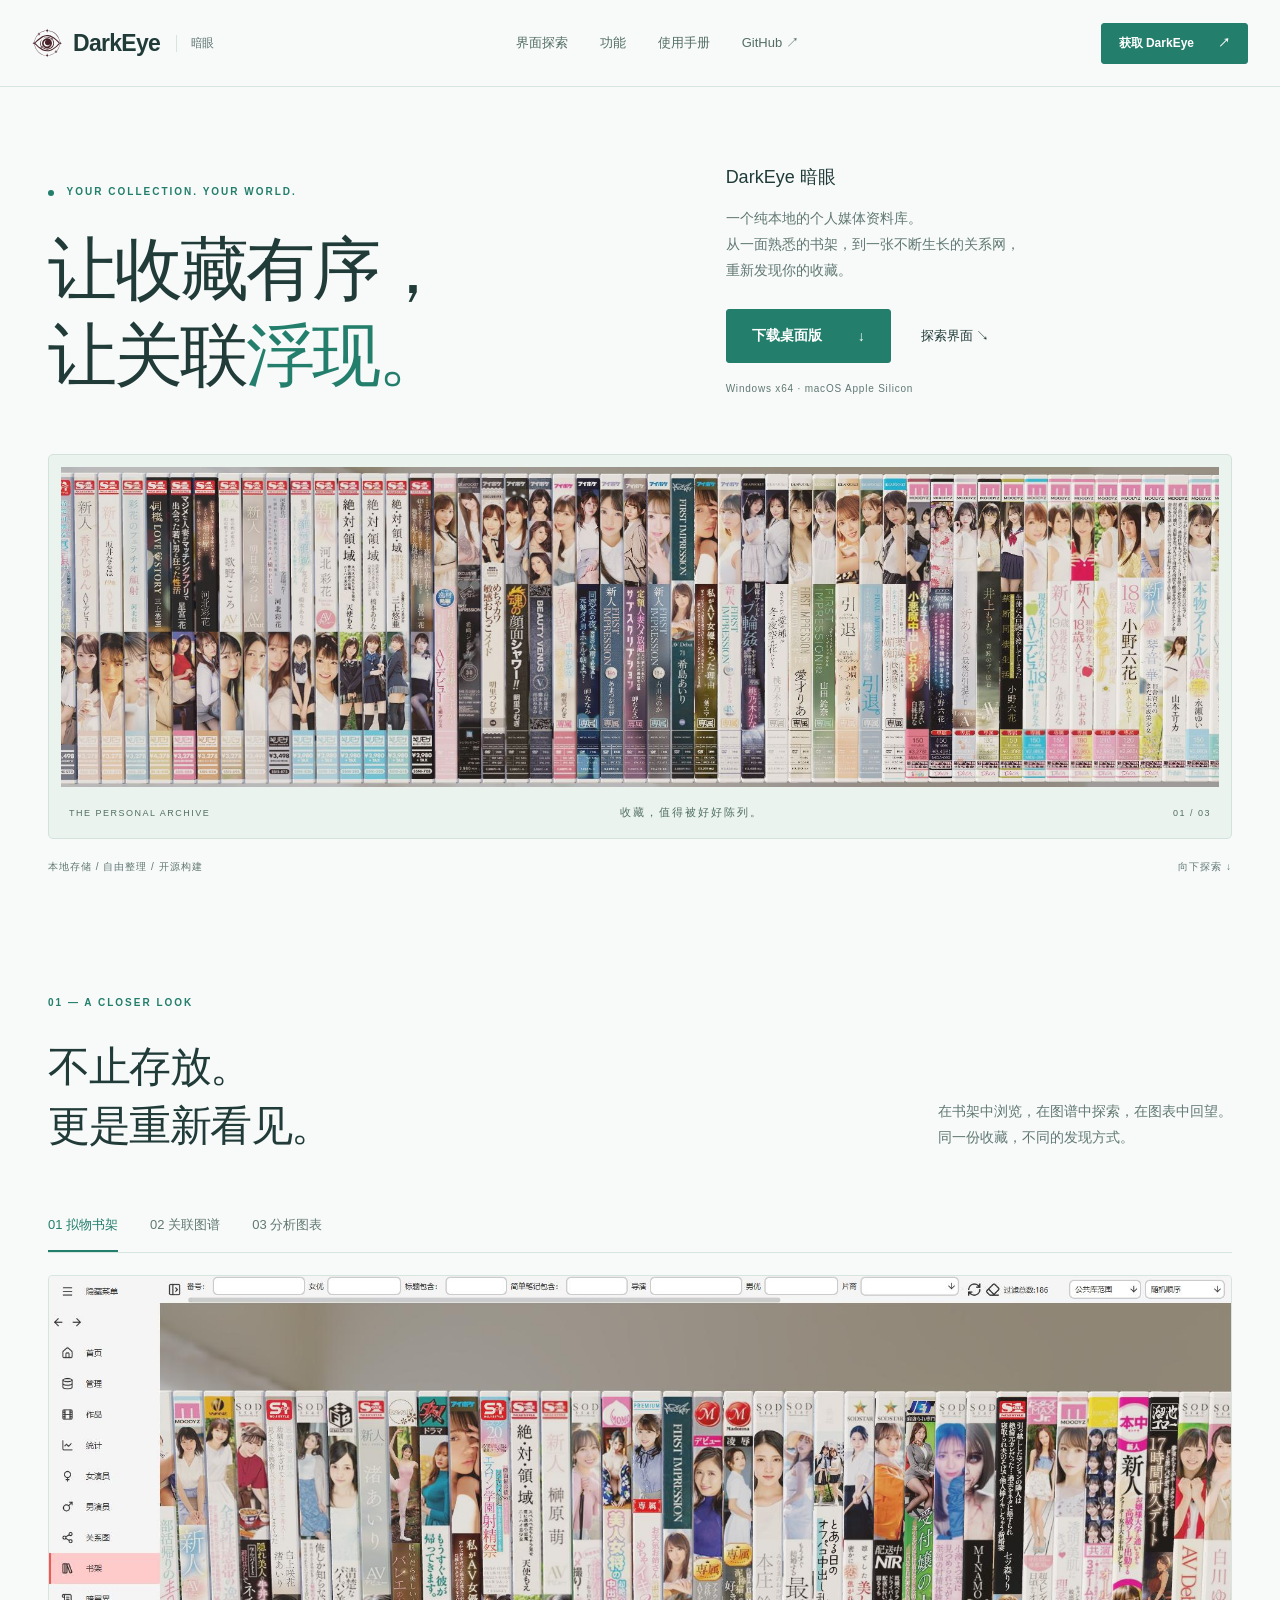
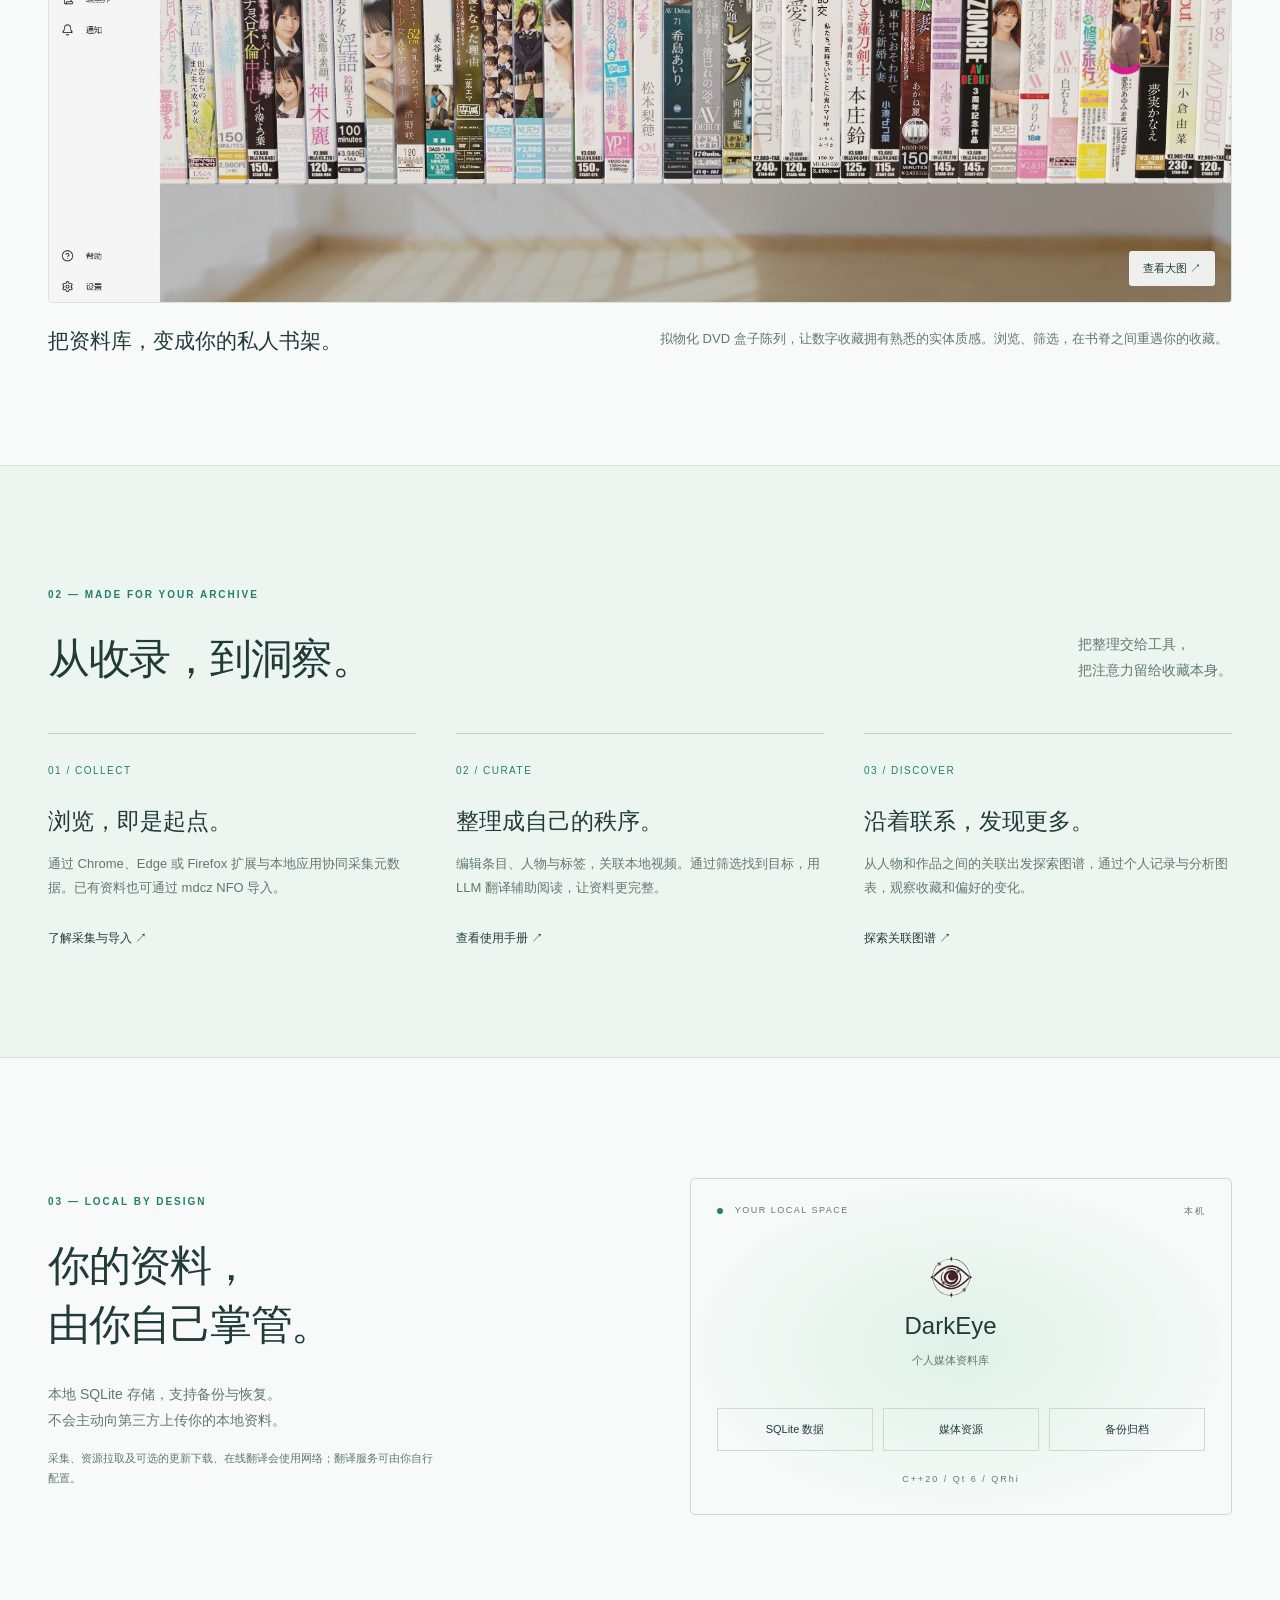
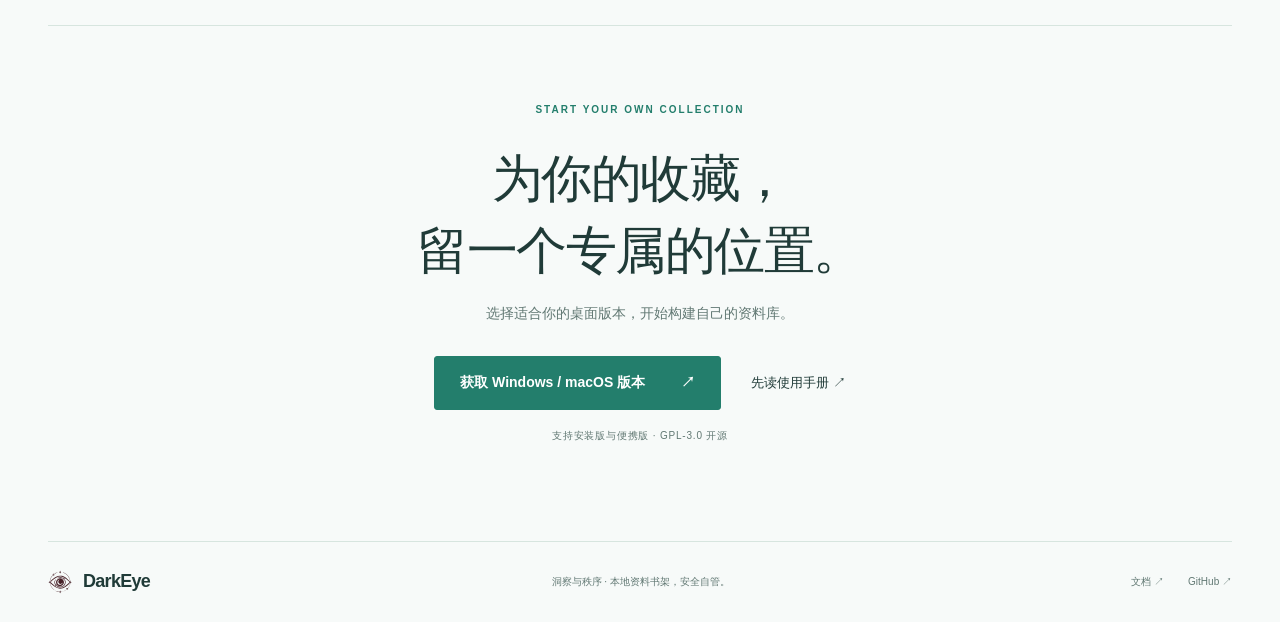
<file: index.html>
<!DOCTYPE html>
<html lang="zh-CN">
<head>
<meta charset="UTF-8"><meta name="viewport" content="width=device-width, initial-scale=1.0">
<meta name="description" content="DarkEye 暗眼，一个纯本地的个人媒体资料库。以拟物化 DVD 书架整理收藏，用关联图谱发现联系，让资料回到自己手中。">
<meta name="theme-color" content="#f7faf9"><title>DarkEye 暗眼 — 洞察与秩序</title>
<link rel="icon" href="assets/logo.svg?v=2" type="image/svg+xml"><link rel="stylesheet" href="css/styles.css">
</head>
<body>
<a class="skip" href="#main">跳到正文</a>
<header class="header"><nav class="nav" aria-label="主导航"><a class="brand" href="index.html"><img src="assets/logo.svg?v=2" alt="" width="30" height="30">DarkEye<span>暗眼</span></a><div class="nav-links"><a href="#experience">界面探索</a><a href="#workflow">功能</a><a href="manual.html">使用手册</a><a href="https://github.com/gty5678/darkeye">GitHub ↗</a></div><a class="button small" href="#download">获取 DarkEye <span>↗</span></a></nav></header>
<main id="main">
<section class="hero wrap"><div class="hero-top"><div><p class="eyebrow"><span class="dot"></span> YOUR COLLECTION. YOUR WORLD.</p><h1>让收藏有序，<br>让关联<span class="accent">浮现。</span></h1></div><div class="hero-copy"><p>DarkEye 暗眼</p><p class="muted">一个纯本地的个人媒体资料库。<br>从一面熟悉的书架，到一张不断生长的关系网，<br>重新发现你的收藏。</p><div class="actions"><a class="button" href="#download">下载桌面版 <span>↓</span></a><a class="text-link" href="#experience">探索界面 <span>↘</span></a></div><p class="platform">Windows x64 · macOS Apple Silicon</p></div></div>
<div class="hero-art"><img src="assets/screenshots/show.jpg" alt="DarkEye 拟物化 DVD 收藏书架，多张实体风格盒脊并排陈列" fetchpriority="high" width="2355" height="527"><div class="art-caption"><span>THE PERSONAL ARCHIVE</span><span>收藏，值得被好好陈列。</span><span>01 / 03</span></div></div>
<div class="hero-bottom"><span>本地存储 / 自由整理 / 开源构建</span><a href="#experience">向下探索 ↓</a></div></section>
<section id="experience" class="section wrap"><div class="section-heading"><div><p class="eyebrow">01 — A CLOSER LOOK</p><h2>不止存放。<br>更是重新看见。</h2></div><p class="muted">在书架中浏览，在图谱中探索，在图表中回望。<br>同一份收藏，不同的发现方式。</p></div>
<div class="gallery-tabs" role="tablist" aria-label="界面预览"><button id="tab-shelf" role="tab" aria-selected="true" aria-controls="preview-panel" data-view="shelf">01 拟物书架</button><button id="tab-graph" role="tab" aria-selected="false" aria-controls="preview-panel" tabindex="-1" data-view="graph">02 关联图谱</button><button id="tab-chart" role="tab" aria-selected="false" aria-controls="preview-panel" tabindex="-1" data-view="chart">03 分析图表</button></div>
<div id="preview-panel" role="tabpanel" aria-labelledby="tab-shelf" tabindex="0"><button class="preview-image" aria-label="放大查看界面截图"><img id="gallery-image" src="assets/screenshots/dvd.jpg" alt="拟物化 DVD 书架界面" loading="lazy" width="1920" height="1017"><span class="zoom-label">查看大图 ↗</span></button><div class="gallery-caption"><h3 id="gallery-title">把资料库，变成你的私人书架。</h3><p id="gallery-description">拟物化 DVD 盒子陈列，让数字收藏拥有熟悉的实体质感。浏览、筛选，在书脊之间重遇你的收藏。</p></div></div></section>
<section id="workflow" class="workflow section"><div class="wrap"><div class="section-heading"><div><p class="eyebrow">02 — MADE FOR YOUR ARCHIVE</p><h2>从收录，到洞察。</h2></div><p class="muted">把整理交给工具，<br>把注意力留给收藏本身。</p></div><div class="workflow-grid"><article><span class="step">01 / COLLECT</span><h3>浏览，即是起点。</h3><p>通过 Chrome、Edge 或 Firefox 扩展与本地应用协同采集元数据。已有资料也可通过 mdcz NFO 导入。</p><a href="https://gty5678.github.io/darkeye/usage/">了解采集与导入 ↗</a></article><article><span class="step">02 / CURATE</span><h3>整理成自己的秩序。</h3><p>编辑条目、人物与标签，关联本地视频。通过筛选找到目标，用 LLM 翻译辅助阅读，让资料更完整。</p><a href="manual.html">查看使用手册 ↗</a></article><article><span class="step">03 / DISCOVER</span><h3>沿着联系，发现更多。</h3><p>从人物和作品之间的关联出发探索图谱，通过个人记录与分析图表，观察收藏和偏好的变化。</p><a href="#experience" data-select="graph">探索关联图谱 ↗</a></article></div></div></section>
<section class="section wrap privacy"><div><p class="eyebrow">03 — LOCAL BY DESIGN</p><h2>你的资料，<br>由你自己掌管。</h2><p class="muted">本地 SQLite 存储，支持备份与恢复。<br>不会主动向第三方上传你的本地资料。</p><p class="privacy-note">采集、资源拉取及可选的更新下载、在线翻译会使用网络；翻译服务可由你自行配置。</p></div><div class="architecture"><div class="arch-title"><span class="dot"></span> YOUR LOCAL SPACE <span>本机</span></div><div class="arch-core"><img src="assets/logo.svg?v=2" alt="" width="44" height="44"><strong>DarkEye</strong><span>个人媒体资料库</span></div><div class="arch-bottom"><span>SQLite 数据</span><span>媒体资源</span><span>备份归档</span></div><p>C++20 / Qt 6 / QRhi</p></div></section>
<section id="download" class="download wrap"><p class="eyebrow">START YOUR OWN COLLECTION</p><h2>为你的收藏，<br>留一个专属的位置。</h2><p class="muted">选择适合你的桌面版本，开始构建自己的资料库。</p><div class="actions"><a class="button" href="https://github.com/gty5678/darkeye/releases">获取 Windows / macOS 版本 <span>↗</span></a><a class="text-link" href="manual.html">先读使用手册 ↗</a></div><p class="platform">支持安装版与便携版 · GPL-3.0 开源</p></section>
</main>
<footer class="wrap footer"><a class="brand" href="index.html"><img src="assets/logo.svg?v=2" width="24" height="24" alt="">DarkEye</a><span>洞察与秩序 · 本地资料书架，安全自管。</span><div><a href="https://gty5678.github.io/darkeye/">文档 ↗</a><a href="https://github.com/gty5678/darkeye">GitHub ↗</a></div></footer>
<dialog id="lightbox" aria-label="界面截图大图"><button class="close-lightbox" aria-label="关闭大图">关闭 ×</button><img alt=""><p></p></dialog>
<script src="js/main.js"></script>
</body></html>
</file>
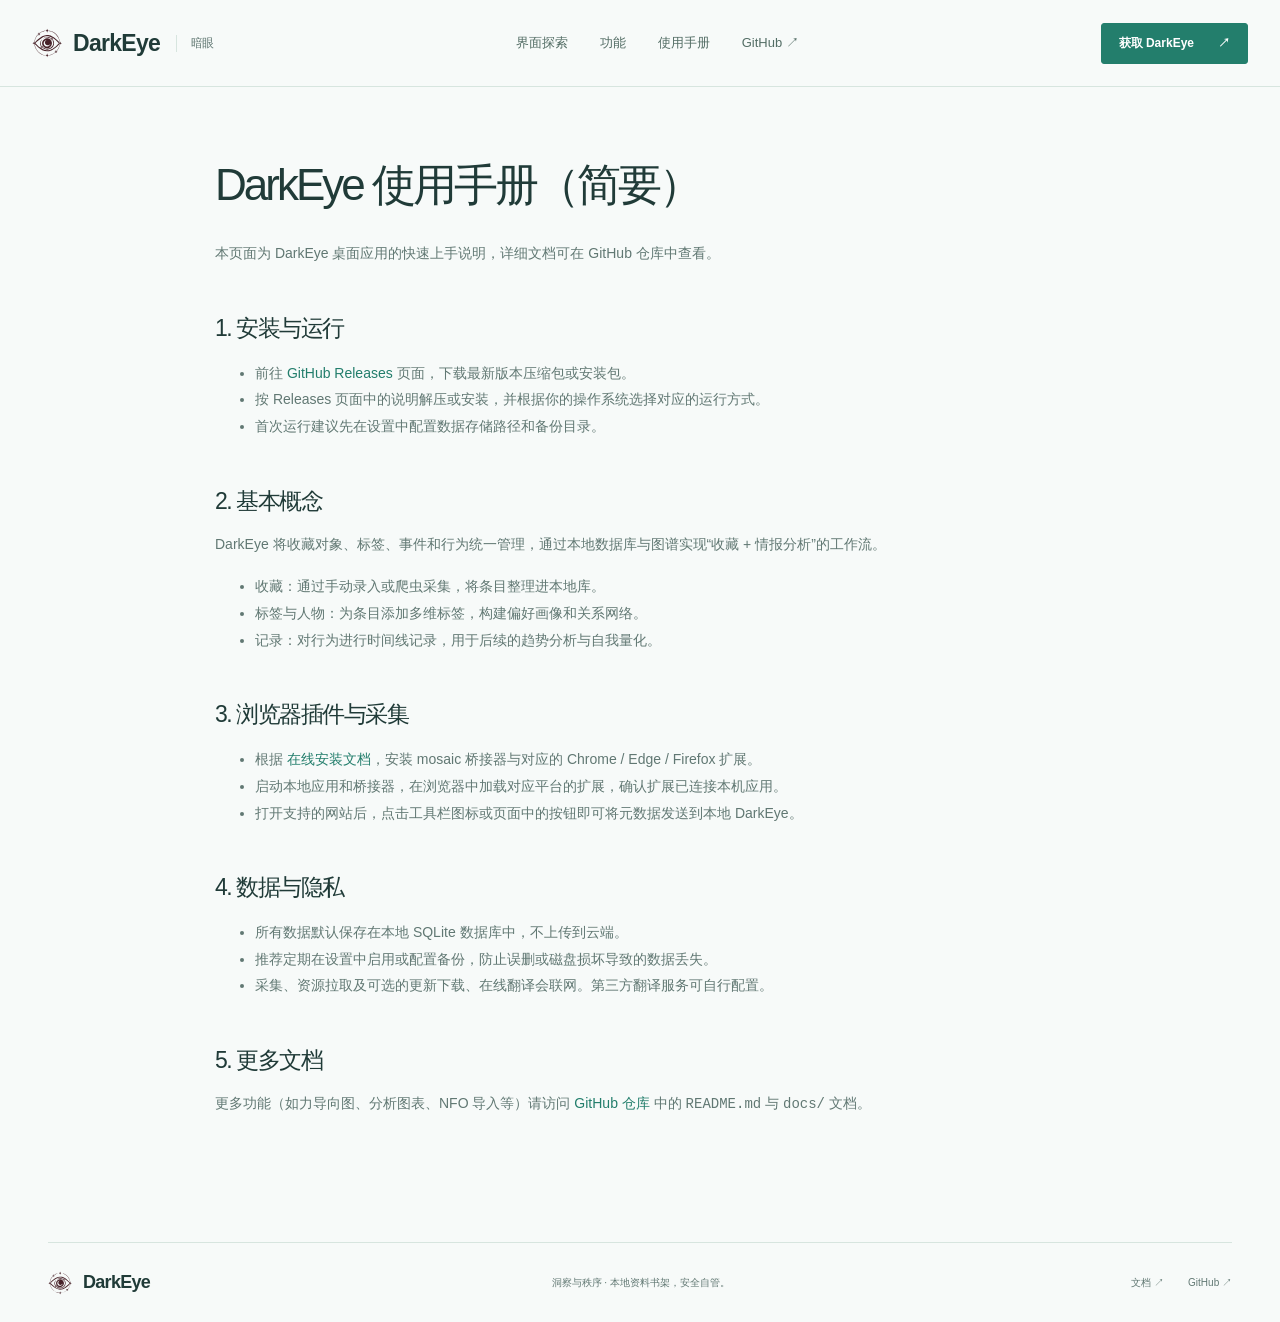
<file: manual.html>
<!DOCTYPE html>
<html lang="zh-CN">
<head>
  <meta charset="UTF-8">
  <meta name="viewport" content="width=device-width, initial-scale=1.0">
  <meta name="description" content="DarkEye 暗眼 使用手册">
  <title>DarkEye 暗眼 — 使用手册</title>
  <link rel="icon" type="image/svg+xml" href="assets/logo.svg?v=2">
  <link rel="preconnect" href="https://fonts.googleapis.com">
  <link rel="preconnect" href="https://fonts.gstatic.com" crossorigin>
  <link href="https://fonts.googleapis.com/css2?family=Noto+Serif+SC:wght@400;600;700&family=Noto+Sans+SC:wght@400;500&display=swap" rel="stylesheet">
  <link rel="stylesheet" href="css/styles.css">
</head>
<body>
<header class="header"><nav class="nav" aria-label="主导航"><a class="brand" href="index.html"><img src="assets/logo.svg?v=2" alt="" width="30" height="30">DarkEye<span>暗眼</span></a><div class="nav-links"><a href="#experience">界面探索</a><a href="#workflow">功能</a><a href="manual.html">使用手册</a><a href="https://github.com/gty5678/darkeye">GitHub ↗</a></div><a class="button small" href="#download">获取 DarkEye <span>↗</span></a></nav></header>

  <main>
    <section class="section wrap manual">
      <h1 >DarkEye 使用手册（简要）</h1>
      <p >本页面为 DarkEye 桌面应用的快速上手说明，详细文档可在 GitHub 仓库中查看。</p>

      <h2 >1. 安装与运行</h2>
      <ul >
        <li>前往 <a href="https://github.com/gty5678/darkeye/releases" target="_blank" rel="noopener noreferrer">GitHub Releases</a> 页面，下载最新版本压缩包或安装包。</li>
        <li>按 Releases 页面中的说明解压或安装，并根据你的操作系统选择对应的运行方式。</li>
        <li>首次运行建议先在设置中配置数据存储路径和备份目录。</li>
      </ul>

      <h2 >2. 基本概念</h2>
      <p >
        DarkEye 将收藏对象、标签、事件和行为统一管理，通过本地数据库与图谱实现“收藏 + 情报分析”的工作流。
      </p>
      <ul >
        <li>收藏：通过手动录入或爬虫采集，将条目整理进本地库。</li>
        <li>标签与人物：为条目添加多维标签，构建偏好画像和关系网络。</li>
        <li>记录：对行为进行时间线记录，用于后续的趋势分析与自我量化。</li>
      </ul>

      <h2 >3. 浏览器插件与采集</h2>
      <ul >
        <li>根据 <a href="https://gty5678.github.io/darkeye/usage/">在线安装文档</a>，安装 mosaic 桥接器与对应的 Chrome / Edge / Firefox 扩展。</li>
        <li>启动本地应用和桥接器，在浏览器中加载对应平台的扩展，确认扩展已连接本机应用。</li>
        <li>打开支持的网站后，点击工具栏图标或页面中的按钮即可将元数据发送到本地 DarkEye。</li>
      </ul>

      <h2 >4. 数据与隐私</h2>
      <ul >
        <li>所有数据默认保存在本地 SQLite 数据库中，不上传到云端。</li>
        <li>推荐定期在设置中启用或配置备份，防止误删或磁盘损坏导致的数据丢失。</li>
        <li>采集、资源拉取及可选的更新下载、在线翻译会联网。第三方翻译服务可自行配置。</li>
      </ul>

      <h2 >5. 更多文档</h2>
      <p >
        更多功能（如力导向图、分析图表、NFO 导入等）请访问
        <a href="https://github.com/gty5678/darkeye" target="_blank" rel="noopener noreferrer">GitHub 仓库</a>
        中的 <code>README.md</code> 与 <code>docs/</code> 文档。
      </p>
    </section>
  </main>

<footer class="wrap footer"><a class="brand" href="index.html"><img src="assets/logo.svg?v=2" width="24" height="24" alt="">DarkEye</a><span>洞察与秩序 · 本地资料书架，安全自管。</span><div><a href="https://gty5678.github.io/darkeye/">文档 ↗</a><a href="https://github.com/gty5678/darkeye">GitHub ↗</a></div></footer>

  <script src="js/main.js"></script>
</body>
</html>
</file>
<file: css/styles.css>
:root{--bg:#f7faf9;--panel:#edf5f2;--text:#203b38;--muted:#617873;--accent:#237e6c;--line:#d7e5df;color-scheme:light;font-family:Arial,"PingFang SC","Microsoft YaHei",sans-serif;background:var(--bg);color:var(--text)}*{box-sizing:border-box}html{scroll-behavior:smooth;scroll-padding-top:100px}body{margin:0}a{color:inherit;text-decoration:none}button{font:inherit}button,a{-webkit-tap-highlight-color:transparent}a:hover{color:var(--accent)}:focus-visible{outline:2px solid var(--accent);outline-offset:5px}p{line-height:1.85}img{display:block;max-width:100%}.wrap{width:min(1240px,calc(100% - 96px));margin-inline:auto}.header{border-bottom:1px solid var(--line);background:#f7faf9ed;position:sticky;top:0;z-index:10;backdrop-filter:blur(16px)}.nav{width:min(1360px,calc(100% - 64px));margin:auto;min-height:86px;display:flex;align-items:center;justify-content:space-between;gap:24px}.brand{display:flex;align-items:center;gap:11px;font-size:23px;font-weight:600;letter-spacing:-.7px}.brand span{font-size:12px;font-weight:400;color:var(--muted);border-left:1px solid var(--line);padding-left:14px;margin-left:5px}.nav-links{display:flex;gap:32px;font-size:13px;color:#536d65}.button{display:inline-flex;align-items:center;justify-content:center;gap:36px;padding:17px 25px;background:var(--accent);color:#ffffff;font-size:14px;font-weight:600;border:1px solid var(--accent);border-radius:3px}.button:hover{background:#196451;color:#ffffff}.button.small{padding:11px 17px;font-size:12px;gap:24px}.hero{padding-top:74px}.hero-top{display:grid;grid-template-columns:1.2fr 1fr;align-items:end;gap:70px;margin-bottom:56px}.eyebrow{font-size:10px;letter-spacing:2px;font-weight:600;color:var(--accent);margin:0 0 24px}.dot{display:inline-block;width:6px;height:6px;background:var(--accent);border-radius:50%;margin-right:8px;vertical-align:middle}h1{font-size:clamp(44px,5.4vw,78px);line-height:1.25;letter-spacing:-3px;font-weight:500;margin:0}.accent{color:var(--accent)}.hero-copy>p:first-child{font-size:18px;margin:0 0 12px}.muted{color:var(--muted);font-size:14px}.hero-copy .muted{margin:0 0 25px}.actions{display:flex;align-items:center;gap:30px;flex-wrap:wrap}.text-link{font-size:13px}.platform{font-size:10px;letter-spacing:.8px;color:var(--muted);margin:17px 0 0}.hero-art{border:1px solid #d3e3dc;padding:12px 12px 0;background:#eaf3ee;border-radius:5px;overflow:hidden}.hero-art>img{width:100%;height:clamp(210px,25vw,350px);object-fit:cover}.art-caption{display:flex;justify-content:space-between;gap:15px;align-items:center;font-size:9px;letter-spacing:1.5px;padding:18px 8px;color:#526f64}.art-caption span:nth-child(2){letter-spacing:2px;font-size:11px}.hero-bottom{display:flex;justify-content:space-between;margin-top:21px;font-size:10px;color:var(--muted);letter-spacing:1px}.section{padding-top:120px;padding-bottom:110px}.section-heading{display:flex;justify-content:space-between;align-items:end;gap:30px;margin-bottom:45px}h2{font-weight:500;font-size:clamp(30px,3.3vw,46px);line-height:1.4;letter-spacing:-1.5px;margin:0}.section-heading p:last-child{margin-bottom:4px}.gallery-tabs{display:flex;gap:32px;border-bottom:1px solid var(--line);margin-bottom:22px}.gallery-tabs button{border:0;border-bottom:2px solid transparent;background:none;color:var(--muted);padding:16px 0;cursor:pointer;font-size:13px}.gallery-tabs button[aria-selected=true]{color:var(--accent);border-color:var(--accent)}.preview-image{display:block;width:100%;padding:0;background:var(--panel);border:1px solid var(--line);position:relative;cursor:zoom-in;overflow:hidden;border-radius:4px}.preview-image img{width:100%;height:auto;aspect-ratio:1920/1017;object-fit:contain}.zoom-label{position:absolute;bottom:16px;right:16px;background:#f7faf9ed;color:var(--text);padding:10px 14px;font-size:11px;border-radius:3px}.gallery-caption{display:grid;grid-template-columns:1fr 1fr;gap:40px;padding-top:24px}.gallery-caption h3{font-size:21px;font-weight:500;margin:0}.gallery-caption p{margin:0;color:var(--muted);font-size:13px}.workflow{background:#edf5f1;border-block:1px solid var(--line)}.workflow-grid{display:grid;grid-template-columns:repeat(3,1fr);gap:40px}.workflow-grid article{border-top:1px solid #bdd9ce;padding-top:26px}.step{font-size:10px;letter-spacing:1.5px;color:var(--accent)}.workflow-grid h3{font-size:23px;font-weight:500;margin:28px 0 15px}.workflow-grid p{font-size:13px;color:var(--muted);margin-bottom:28px}.workflow-grid a{font-size:12px}.privacy{display:grid;grid-template-columns:1fr 1fr;gap:100px;align-items:center}.privacy .muted{margin-top:28px}.privacy-note{font-size:11px;color:var(--muted);max-width:390px}.architecture{border:1px solid #c6ddd3;border-radius:5px;background:radial-gradient(ellipse at center,#dff1e8,var(--bg) 75%);padding:26px}.arch-title{font-size:9px;letter-spacing:1.5px;color:var(--muted)}.arch-title>span:last-child{float:right}.arch-core{display:flex;flex-direction:column;align-items:center;gap:13px;padding:40px 0}.arch-core strong{font-size:24px;font-weight:500}.arch-core>span{font-size:11px;color:var(--muted)}.arch-bottom{display:flex;gap:10px;justify-content:center}.arch-bottom span{flex:1;text-align:center;border:1px solid #c6ddd3;padding:13px 4px;font-size:11px}.architecture>p{text-align:center;font-size:9px;color:var(--muted);letter-spacing:2px;margin:20px 0 0}.download{padding:75px 0 95px;border-top:1px solid var(--line);text-align:center}.download .actions{justify-content:center;margin-top:30px}.download h2{font-size:clamp(34px,4vw,54px)}.footer{border-top:1px solid var(--line);padding-block:28px;display:flex;align-items:center;justify-content:space-between;gap:24px}.footer .brand{font-size:18px}.footer>span,.footer>div{font-size:10px;color:var(--muted)}.footer>div{display:flex;gap:24px}dialog{border:1px solid var(--line);background:var(--bg);color:var(--text);padding:50px 16px 12px;width:min(96vw,1600px);max-height:95vh}dialog::backdrop{background:#183b3566}dialog img{max-height:78vh;margin:auto;object-fit:contain}dialog p{font-size:12px;text-align:center}.close-lightbox{position:absolute;top:12px;right:16px;border:0;background:none;color:var(--text);cursor:pointer}.skip{position:fixed;top:-100px;left:20px;z-index:100;padding:10px;background:var(--accent);color:#ffffff}.skip:focus{top:10px}.manual{max-width:850px;padding-top:70px}.manual h1{font-size:44px;margin-bottom:28px}.manual h2{font-size:23px;margin-top:45px}.manual p,.manual li{font-size:14px;color:var(--muted);line-height:1.9}.manual a{color:var(--accent)}
@media(min-width:1500px){.hero{padding-top:90px}.hero-top{margin-bottom:70px}}
@media(max-width:800px){.wrap{width:calc(100% - 40px)}.nav{width:calc(100% - 32px);min-height:72px;gap:12px}.brand{font-size:20px}.brand span{display:none}.nav-links{gap:18px}.nav-links a:nth-child(1),.nav-links a:nth-child(2),.nav-links a:nth-child(4){display:none}.button.small{gap:10px;padding:10px}.hero{padding-top:48px}.hero-top{grid-template-columns:1fr;gap:30px;margin-bottom:36px}h1{font-size:52px;letter-spacing:-2px}.hero-art{padding:7px 7px 0}.hero-art>img{height:235px;object-position:center}.art-caption{padding:13px 3px;font-size:8px}.art-caption span:nth-child(2){display:none}.hero-bottom{font-size:9px;letter-spacing:0}.section{padding-block:70px}.section-heading{display:block;margin-bottom:28px}.section-heading .muted{margin-top:22px}.gallery-tabs{gap:24px}.gallery-tabs button{font-size:12px}.gallery-caption{grid-template-columns:1fr;gap:12px}.workflow-grid{grid-template-columns:1fr;gap:36px}.workflow-grid h3{margin-top:20px}.workflow-grid p{margin-bottom:16px}.privacy{grid-template-columns:1fr;gap:30px}.download{padding-block:60px}.footer{flex-wrap:wrap}.footer>span{order:3;width:100%}.zoom-label{bottom:8px;right:8px;padding:7px;font-size:9px}}
@media(prefers-reduced-motion:reduce){html{scroll-behavior:auto}}
</file>
